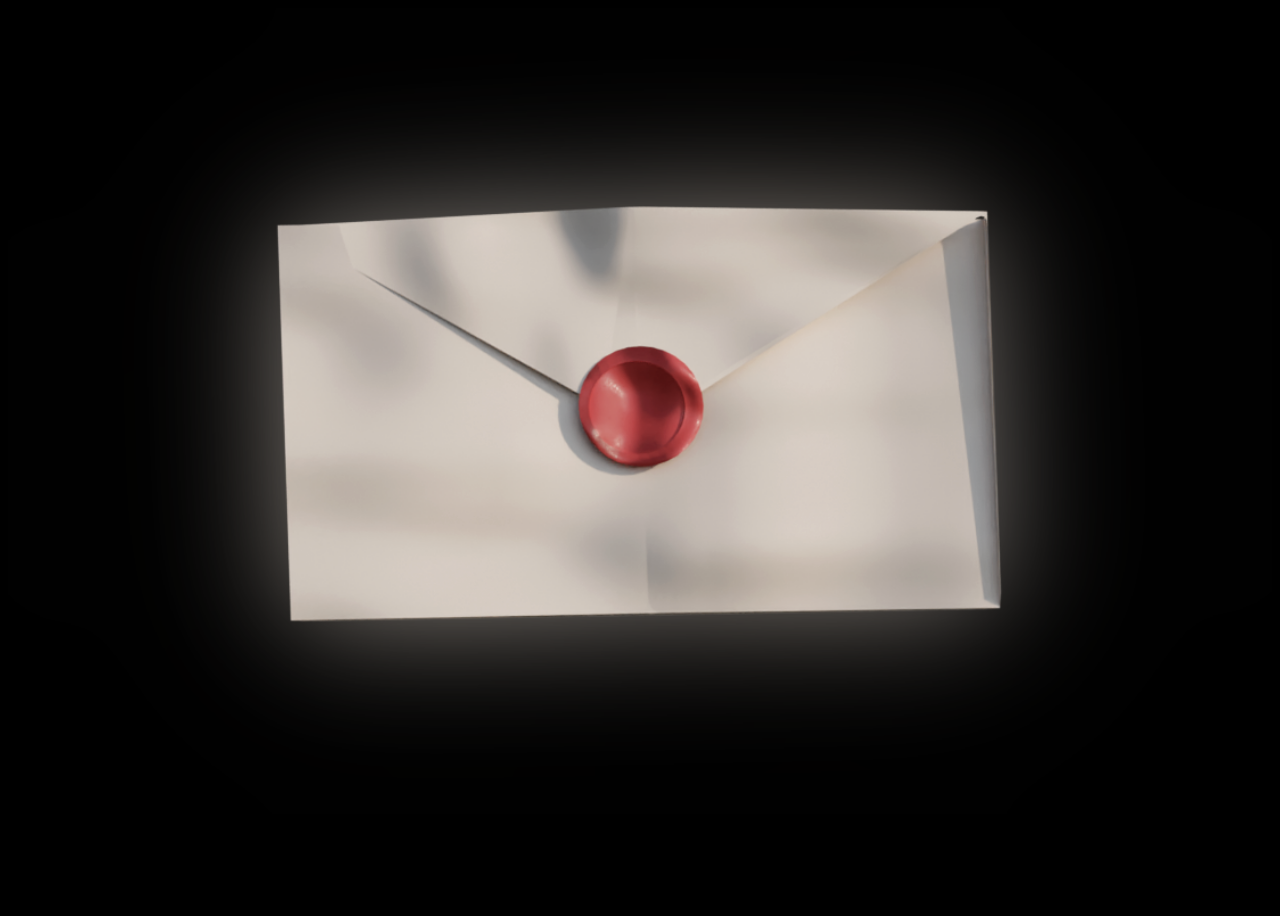
<file: index.html>
<!DOCTYPE html>
<html lang="es" dir="ltr">
  <head>
    <meta charset="utf-8">
    <title>Baúl de cartas</title>
    <link rel="stylesheet" href="https://stackpath.bootstrapcdn.com/bootstrap/4.5.0/css/bootstrap.min.css" integrity="sha384-9aIt2nRpC12Uk9gS9baDl411NQApFmC26EwAOH8WgZl5MYYxFfc+NcPb1dKGj7Sk" crossorigin="anonymous">
    <link rel="stylesheet" href="assets/css/master.css">
  </head>
  <body>
    <div class="head container h-100">
      <div class="row h-100 align-items-center">
        <div class="col-12">
          <a href="html/carta1.html"><img src="assets/images/envelope.png" class="envelope"></a>
        </div>
      </div>
    </div>
  </body>
</html>
</file>
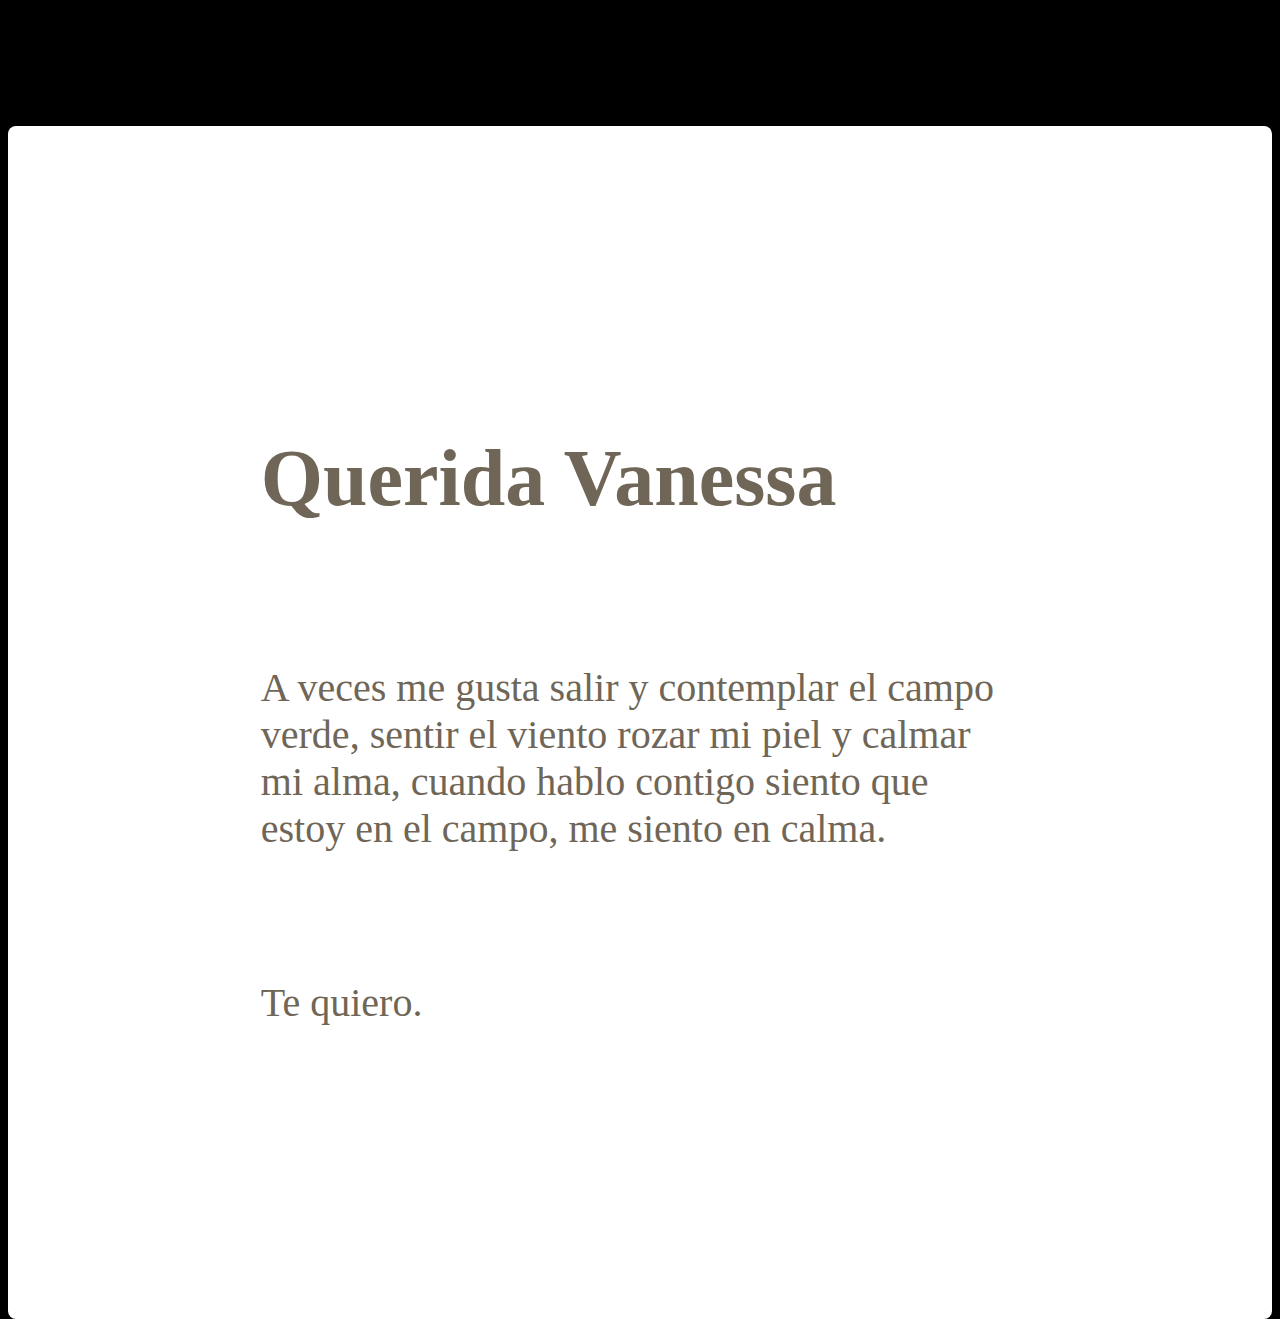
<file: carta1.html>
<!DOCTYPE html>
<html lang="es" dir="ltr">
  <head>
    <meta charset="utf-8">
    <title>Baúl de cartas</title>
    <link rel="stylesheet" href="https://stackpath.bootstrapcdn.com/bootstrap/4.5.0/css/bootstrap.min.css" integrity="sha384-9aIt2nRpC12Uk9gS9baDl411NQApFmC26EwAOH8WgZl5MYYxFfc+NcPb1dKGj7Sk" crossorigin="anonymous">
    <link rel="stylesheet" href="assets/css/master.css">
  </head>
  <body>
    <div class="head container h-100">
      <div class="row h-100 align-items-center">
        <div class="col-12 letter">
          <h1>Querida Vanessa</h1>
          <br>
          <p>A veces me gusta salir y contemplar el campo verde, sentir el viento rozar mi piel y calmar mi alma, cuando hablo contigo siento que estoy en el campo, me siento en calma.</p>
          <br>
          <p>Te quiero.</p>
        </div>
      </div>
    </div>
  </body>
</html>
</file>
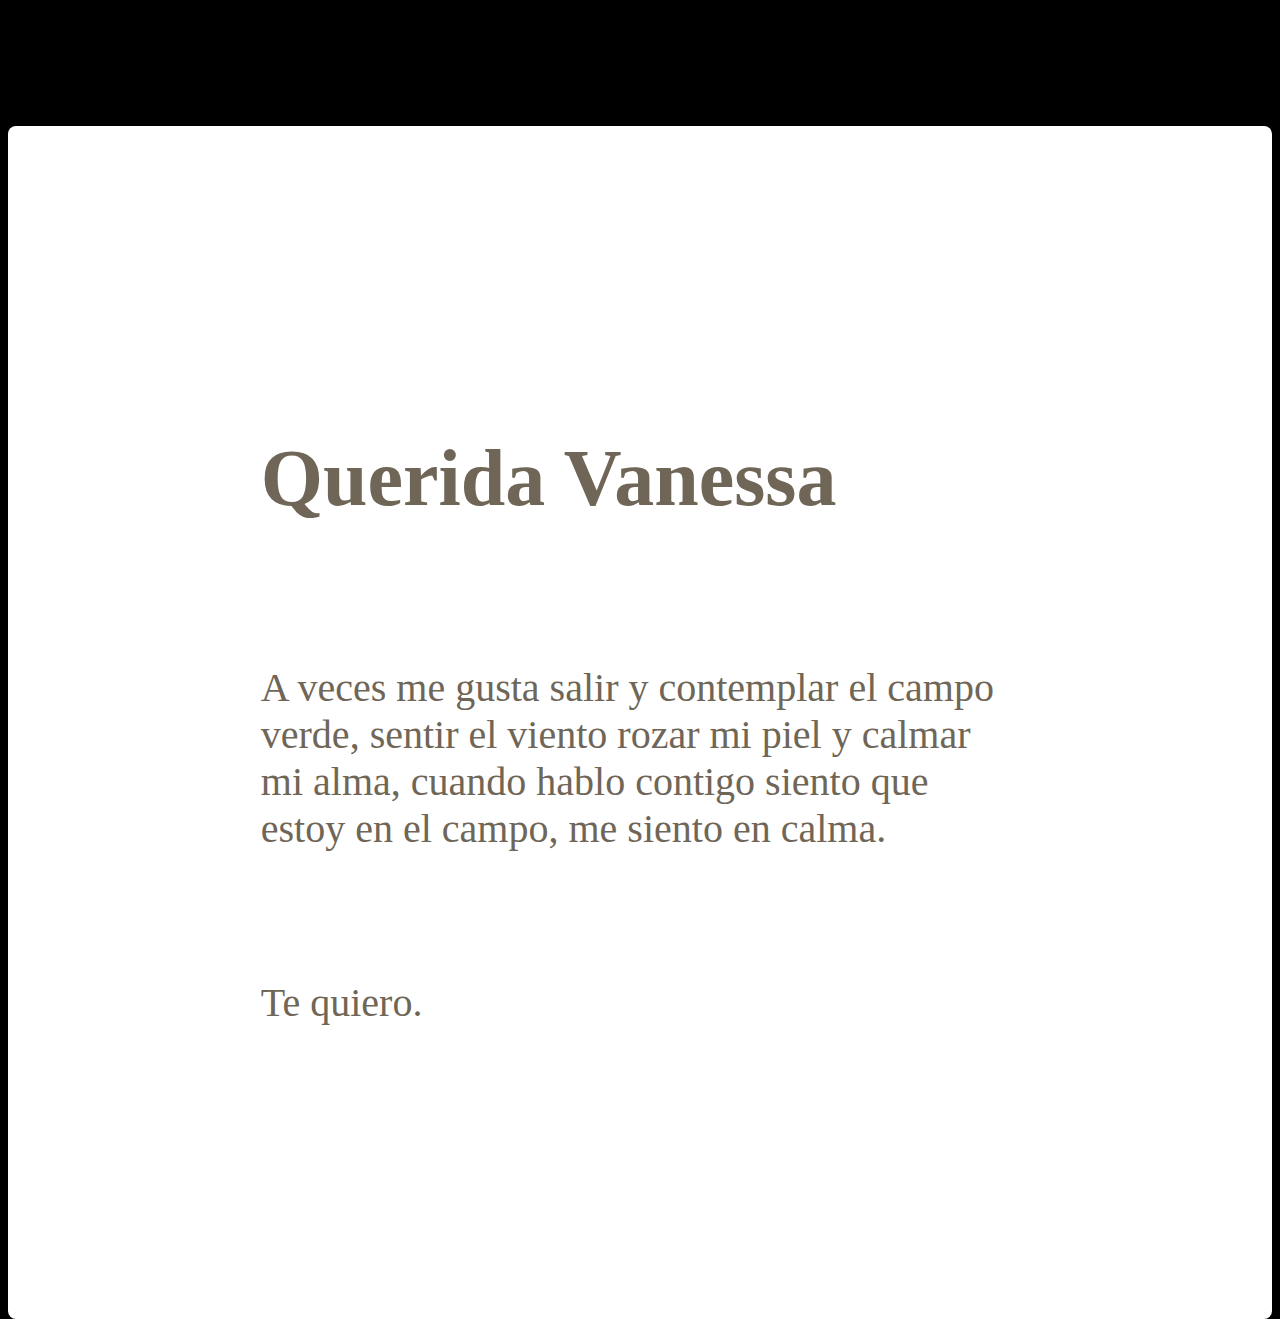
<file: html/carta1.html>
<!DOCTYPE html>
<html lang="es" dir="ltr">
  <head>
    <meta charset="utf-8">
    <title>Baúl de cartas</title>
    <link rel="stylesheet" href="https://stackpath.bootstrapcdn.com/bootstrap/4.5.0/css/bootstrap.min.css" integrity="sha384-9aIt2nRpC12Uk9gS9baDl411NQApFmC26EwAOH8WgZl5MYYxFfc+NcPb1dKGj7Sk" crossorigin="anonymous">
    <link rel="stylesheet" href="../assets/css/master.css">
  </head>
  <body>
    <div class="head container h-100">
      <div class="row h-100 align-items-center">
        <div class="col-12 letter">
          <h1>Querida Vanessa</h1>
          <br>
          <p>A veces me gusta salir y contemplar el campo verde, sentir el viento rozar mi piel y calmar mi alma, cuando hablo contigo siento que estoy en el campo, me siento en calma.</p>
          <br>
          <p>Te quiero.</p>
        </div>
      </div>
    </div>
  </body>
</html>
</file>
<file: assets/css/master.css>
@font-face {
  font-family: 'Letter';
  src: url(../fonts/RetroSignature.otf);
}
body {
  height: 100vh;
  background: #000;
}
.head {
  height: 100%;
}
.envelope {
  width: 100%;
  vertical-align: middle;
  transform: translateY(0px);
  animation: float 3s ease-in-out infinite;
}
.letter {
  vertical-align: middle;
  margin-top: 10%;
  padding: 20%;
  background: #fff;
  color: #6f6657;
  font-family: '';
  font-size: 2.5em;
  border-radius: 8px;
}

@keyframes float {
  0% {
    transform: translateY(0px);
  }
  50% {
    transform: translateY(-20px);
  }
  100% {
    transform: translateY(0px);
  }
}
</file>
